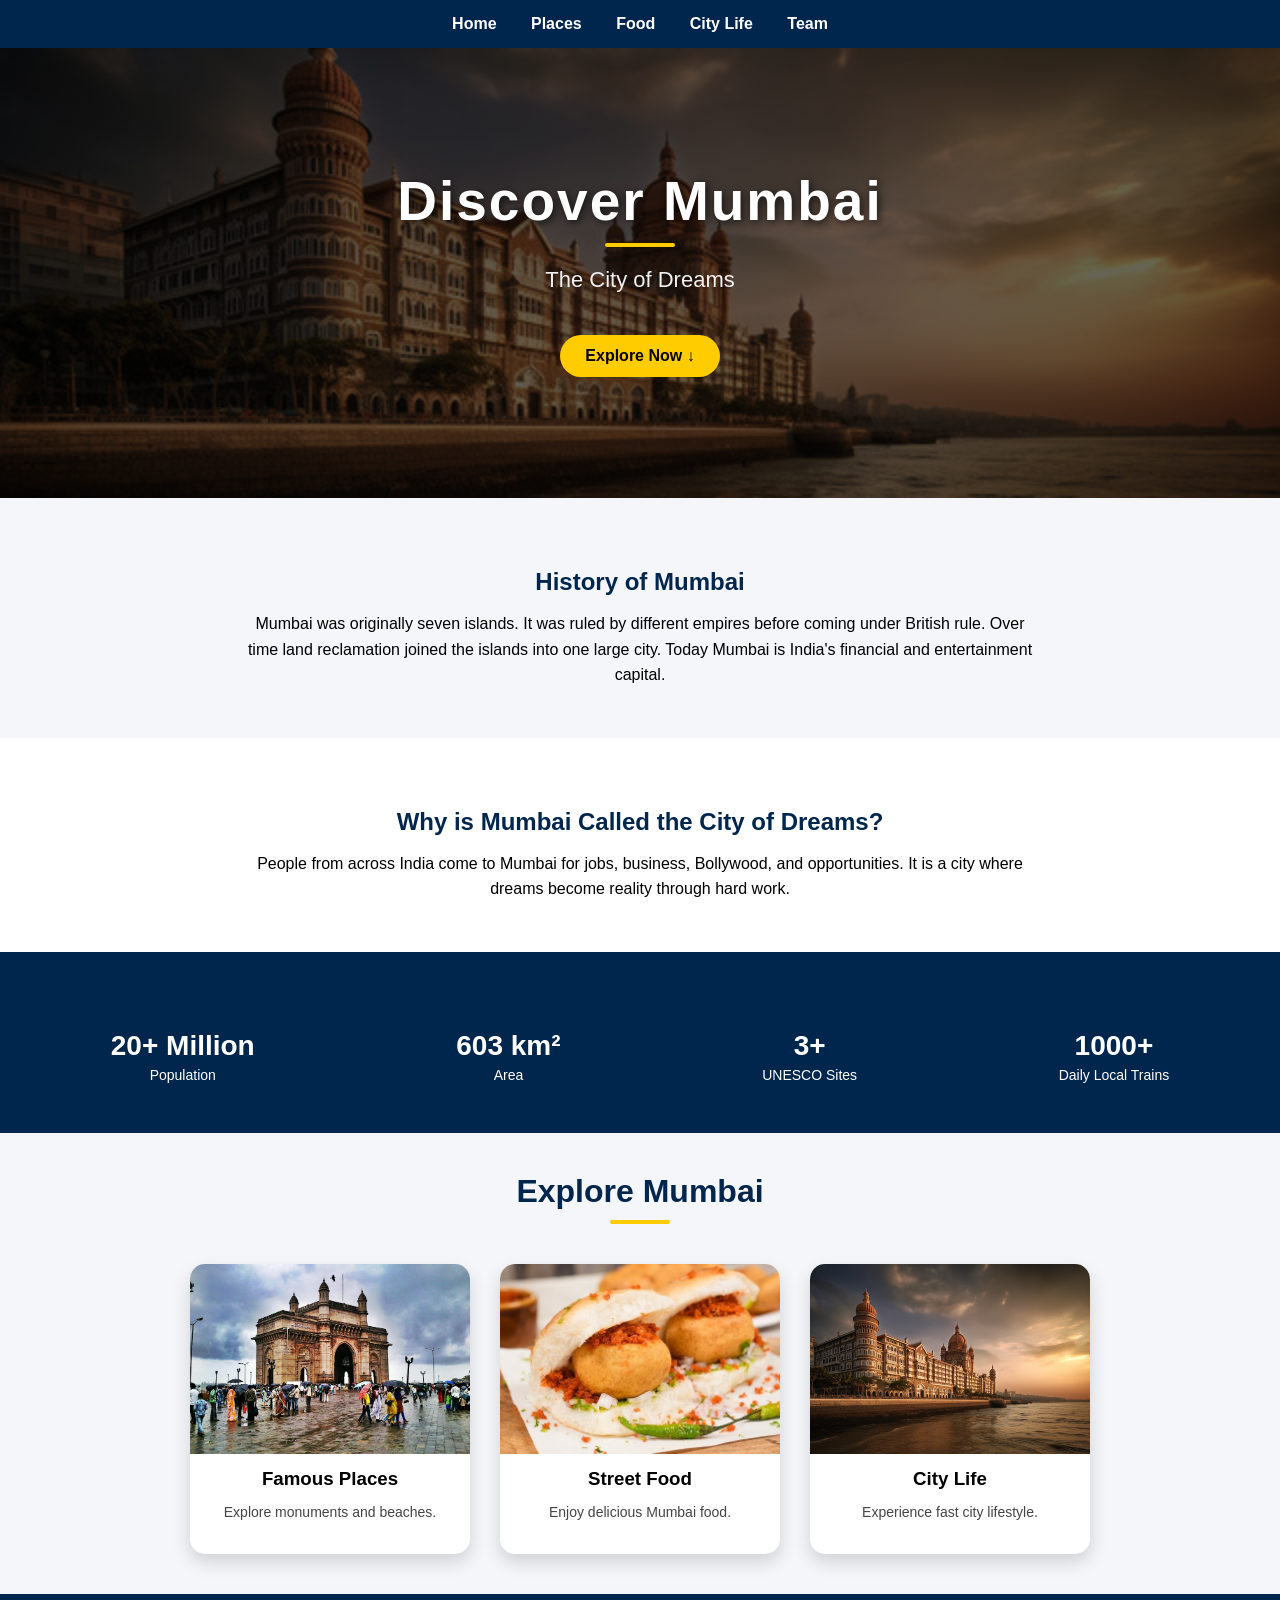
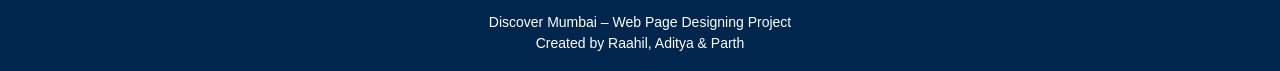
<file: index.html>
<!DOCTYPE html>
<html>
<head>
    <meta charset="UTF-8">
    <meta name="viewport" content="width=device-width, initial-scale=1.0">
    <title>Discover Mumbai</title>
    <link rel="stylesheet" href="style.css">
</head>
<body>

<div class="navbar">
    <a href="index.html">Home</a>
    <a href="places.html">Places</a>
    <a href="food.html">Food</a>
    <a href="citylife.html">City Life</a>
    <a href="portfolio.html">Team</a>
</div>

<div class="hero">
    <h1>Discover Mumbai</h1>
    <p>The City of Dreams</p>
    <a href="#explore" class="hero-btn">Explore Now ↓</a>
</div>

<section class="info-section">
    <h2>History of Mumbai</h2>
    <p>Mumbai was originally seven islands. It was ruled by different empires before coming under British rule. Over time land reclamation joined the islands into one large city. Today Mumbai is India's financial and entertainment capital.</p>
</section>

<section class="info-section light-bg">
    <h2>Why is Mumbai Called the City of Dreams?</h2>
    <p>People from across India come to Mumbai for jobs, business, Bollywood, and opportunities. It is a city where dreams become reality through hard work.</p>
</section>

<section class="stats-section">
    <div class="stat">
        <h3>20+ Million</h3>
        <p>Population</p>
    </div>
    <div class="stat">
        <h3>603 km²</h3>
        <p>Area</p>
    </div>
    <div class="stat">
        <h3>3+</h3>
        <p>UNESCO Sites</p>
    </div>
    <div class="stat">
        <h3>1000+</h3>
        <p>Daily Local Trains</p>
    </div>
</section>

<section id="explore">
    <h2 class="section-title">Explore Mumbai</h2>
    <div class="card-container">
        <div class="card">
            <a href="places.html">
                <img src="images/gateway.jpg">
                <h3>Famous Places</h3>
                <p>Explore monuments and beaches.</p>
            </a>
        </div>
        <div class="card">
            <a href="food.html">
                <img src="images/vadapav.jpg">
                <h3>Street Food</h3>
                <p>Enjoy delicious Mumbai food.</p>
            </a>
        </div>
        <div class="card">
            <a href="citylife.html">
                <img src="images/mumbai.jpg">
                <h3>City Life</h3>
                <p>Experience fast city lifestyle.</p>
            </a>
        </div>
    </div>
</section>

<footer>
    <p>Discover Mumbai – Web Page Designing Project</p>
    <p>Created by Raahil, Aditya & Parth</p>
</footer>

</body>
</html>
</file>
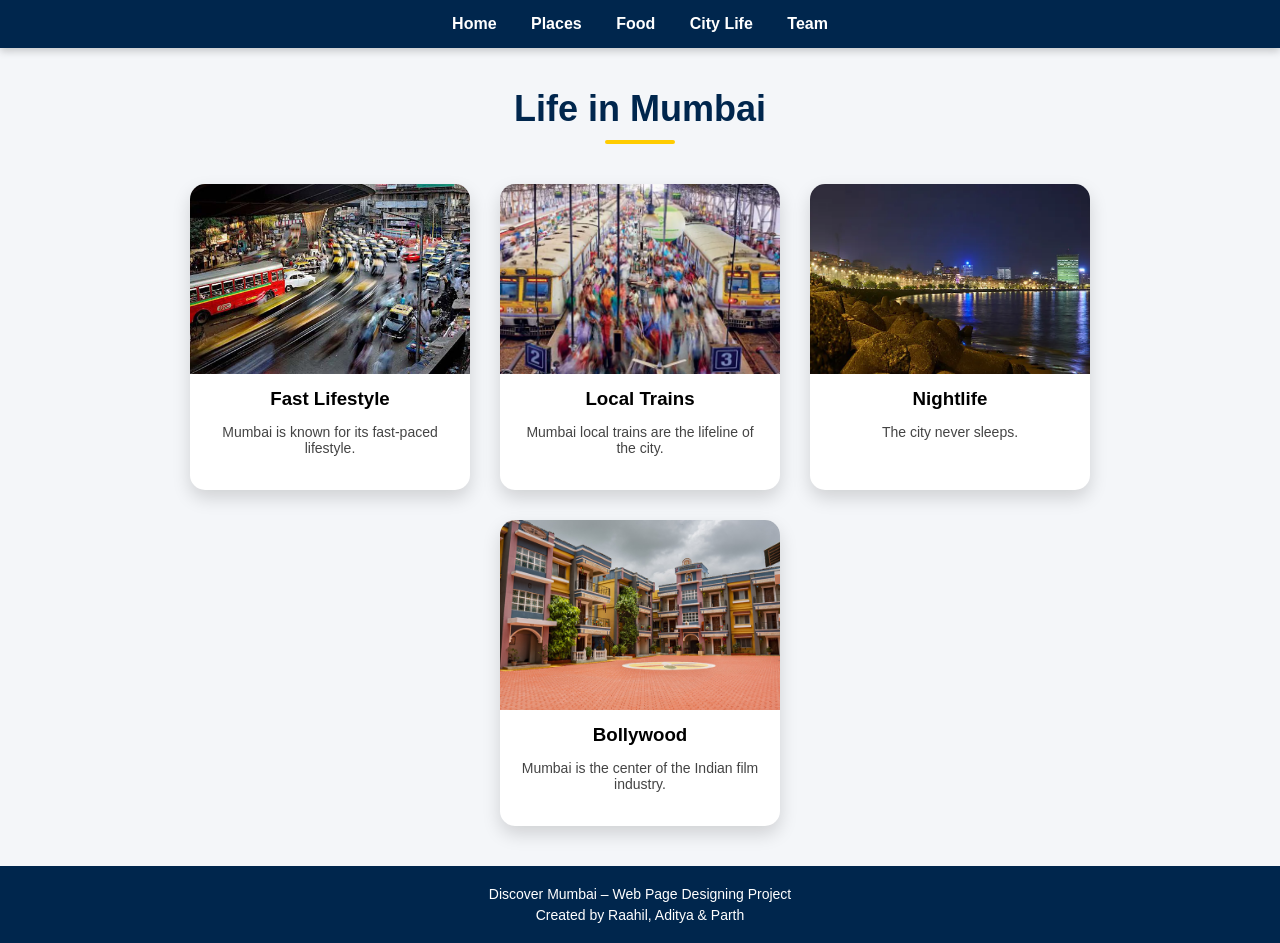
<file: citylife.html>
<!DOCTYPE html>
<html>
<head>
    <meta charset="UTF-8">
    <meta name="viewport" content="width=device-width, initial-scale=1.0">
    <title>Mumbai City Life</title>
    <link rel="stylesheet" href="style.css">
</head>
<body>

<div class="navbar">
    <a href="index.html">Home</a>
    <a href="places.html">Places</a>
    <a href="food.html">Food</a>
    <a href="citylife.html">City Life</a>
    <a href="portfolio.html">Team</a>
</div>

<h1>Life in Mumbai</h1>

<div class="card-container">
    <div class="card">
        <img src="images/fast.jpg">
        <h3>Fast Lifestyle</h3>
        <p>Mumbai is known for its fast-paced lifestyle.</p>
    </div>
    <div class="card">
        <img src="images/local.jpg">
        <h3>Local Trains</h3>
        <p>Mumbai local trains are the lifeline of the city.</p>
    </div>
    <div class="card">
        <img src="images/night.jpg">
        <h3>Nightlife</h3>
        <p>The city never sleeps.</p>
    </div>
    <div class="card">
        <img src="images/filmcity.jpg">
        <h3>Bollywood</h3>
        <p>Mumbai is the center of the Indian film industry.</p>
    </div>
</div>

<footer>
    <p>Discover Mumbai – Web Page Designing Project</p>
    <p>Created by Raahil, Aditya & Parth</p>
</footer>

</body>
</html>
</file>
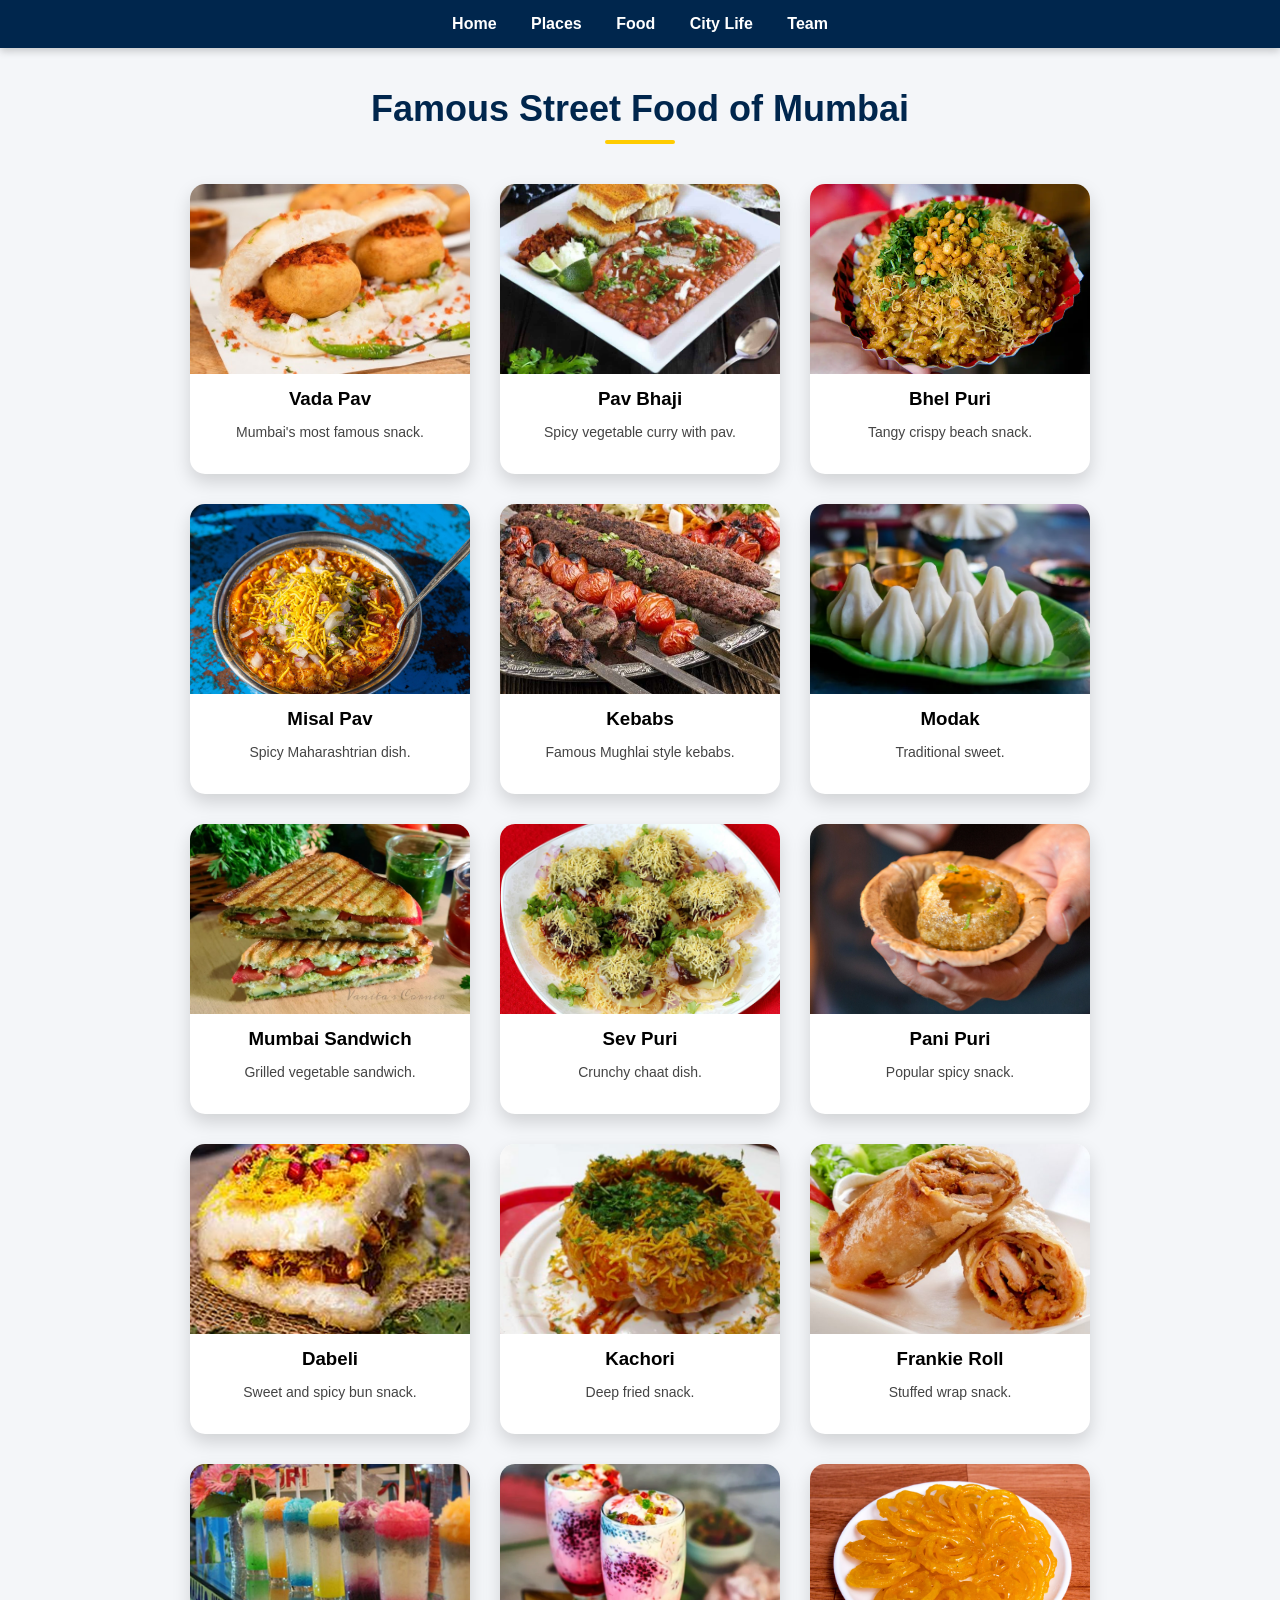
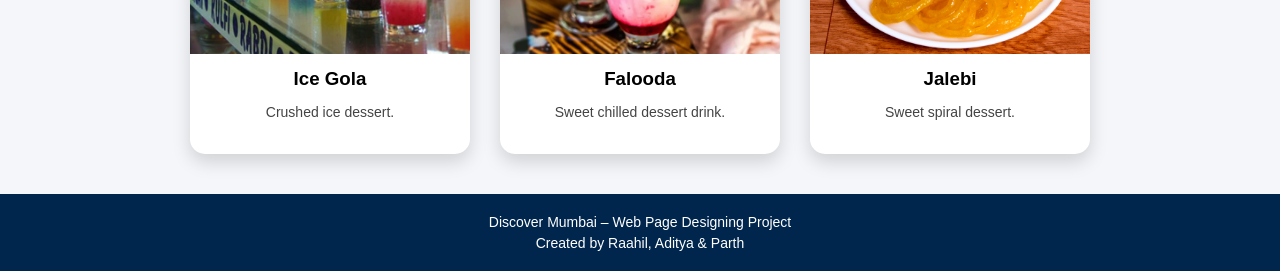
<file: food.html>
<!DOCTYPE html>
<html>
<head>
    <meta charset="UTF-8">
    <meta name="viewport" content="width=device-width, initial-scale=1.0">
    <title>Food of Mumbai</title>
    <link rel="stylesheet" href="style.css">
</head>
<body>

<div class="navbar">
    <a href="index.html">Home</a>
    <a href="places.html">Places</a>
    <a href="food.html">Food</a>
    <a href="citylife.html">City Life</a>
    <a href="portfolio.html">Team</a>
</div>

<h1>Famous Street Food of Mumbai</h1>

<div class="card-container">
    <div class="card"><img src="images/vadapav.jpg"><h3>Vada Pav</h3><p>Mumbai's most famous snack.</p></div>
    <div class="card"><img src="images/pavbhaji.jpg"><h3>Pav Bhaji</h3><p>Spicy vegetable curry with pav.</p></div>
    <div class="card"><img src="images/bhelpuri.jpg"><h3>Bhel Puri</h3><p>Tangy crispy beach snack.</p></div>
    <div class="card"><img src="images/misal.jpg"><h3>Misal Pav</h3><p>Spicy Maharashtrian dish.</p></div>
    <div class="card"><img src="images/kebab.jpg"><h3>Kebabs</h3><p>Famous Mughlai style kebabs.</p></div>
    <div class="card"><img src="images/modak.jpg"><h3>Modak</h3><p>Traditional sweet.</p></div>
    <div class="card"><img src="images/sandwich.jpg"><h3>Mumbai Sandwich</h3><p>Grilled vegetable sandwich.</p></div>
    <div class="card"><img src="images/sevpuri.jpg"><h3>Sev Puri</h3><p>Crunchy chaat dish.</p></div>
    <div class="card"><img src="images/pani.jpg"><h3>Pani Puri</h3><p>Popular spicy snack.</p></div>
    <div class="card"><img src="images/dabeli.jpg"><h3>Dabeli</h3><p>Sweet and spicy bun snack.</p></div>
    <div class="card"><img src="images/kachori.jpg"><h3>Kachori</h3><p>Deep fried snack.</p></div>
    <div class="card"><img src="images/roll.jpg"><h3>Frankie Roll</h3><p>Stuffed wrap snack.</p></div>
    <div class="card"><img src="images/icegola.jpg"><h3>Ice Gola</h3><p>Crushed ice dessert.</p></div>
    <div class="card"><img src="images/falooda.jpg"><h3>Falooda</h3><p>Sweet chilled dessert drink.</p></div>
    <div class="card"><img src="images/jalebi.jpg"><h3>Jalebi</h3><p>Sweet spiral dessert.</p></div>
</div>

<footer>
    <p>Discover Mumbai – Web Page Designing Project</p>
    <p>Created by Raahil, Aditya & Parth</p>
</footer>

</body>
</html>
</file>
<file: style.css>
html {
    scroll-behavior: smooth;
}

body {
    margin: 0;
    font-family: Arial, sans-serif;
    background-color: #f4f6f9;
}

/* NAVBAR */

.navbar {
    background-color: #00264d;
    padding: 15px;
    text-align: center;
    box-shadow: 0 3px 8px rgba(0,0,0,0.2);
}

.navbar a {
    color: white;
    margin: 15px;
    text-decoration: none;
    font-weight: bold;
}

.navbar a:hover {
    color: #ffcc00;
}

/* HERO SECTION */

.hero {
    background: linear-gradient(rgba(0,0,0,0.6), rgba(0,0,0,0.6)),
                url("images/mumbai.jpg");
    background-size: cover;
    background-position: center;
    height: 450px;
    display: flex;
    flex-direction: column;
    justify-content: center;
    align-items: center;
    text-align: center;
}

.hero h1 {
    font-size: 55px;
    color: white;
    margin: 0;
    letter-spacing: 2px;
    text-shadow: 2px 2px 8px rgba(0,0,0,0.7);
}

.hero p {
    font-size: 22px;
    color: #f1f1f1;
    margin-top: 10px;
}

/* HERO BUTTON */

.hero-btn {
    margin-top: 20px;
    padding: 12px 25px;
    background-color: #ffcc00;
    color: black;
    text-decoration: none;
    font-weight: bold;
    border-radius: 25px;
}

.hero-btn:hover {
    background-color: white;
}

/* INFO SECTIONS */

.info-section {
    text-align: center;
    padding: 50px 20px;
}

.info-section h2 {
    margin-bottom: 15px;
    color: #00264d;
}

.info-section p {
    max-width: 800px;
    margin: auto;
    font-size: 16px;
    line-height: 1.6;
}

.light-bg {
    background-color: white;
}

/* STATISTICS SECTION */

.stats-section {
    background-color: #00264d;
    color: white;
    display: flex;
    justify-content: space-around;
    padding: 40px 10px;
    flex-wrap: wrap;
}

.stat {
    text-align: center;
    margin: 10px 20px;
}

.stat h3 {
    font-size: 28px;
    margin-bottom: 5px;
}

.stat p {
    margin: 0;
    font-size: 14px;
}

/* CARD LAYOUT */

.card-container {
    width: 90%;
    margin: 40px auto;
    display: flex;
    justify-content: center;
    gap: 30px;
    flex-wrap: wrap;
}

/* CARD */

.card {
    width: 280px;
    background: white;
    border-radius: 15px;
    box-shadow: 0 8px 18px rgba(0,0,0,0.15);
    overflow: hidden;
    text-align: center;
    padding-bottom: 20px;
    transition: 0.3s;
}

.card:hover {
    transform: translateY(-6px);
    box-shadow: 0 12px 22px rgba(0,0,0,0.25);
    cursor: pointer;
}

.card img {
    width: 100%;
    height: 190px;
    object-fit: cover;
}

.card h3 {
    margin: 10px 0 5px;
}

.card p {
    padding: 0 20px;
    font-size: 14px;
    color: #444;
}

/* CLICKABLE CARDS */

.card a {
    display: block;
    text-decoration: none;
    color: inherit;
}

/* TEAM PROFILE IMAGES */

.profile-img {
    width: 150px !important;
    height: 150px !important;
    border-radius: 50%;
    object-fit: cover;
    object-position: top;
    display: block;
    margin: 25px auto 10px;
    border: 4px solid #00264d;
}

/* PAGE HEADINGS */

h1, .section-title {
    text-align: center;
    margin-top: 40px;
    margin-bottom: 20px;
    color: #00264d;
}

h1 { font-size: 36px; }
.section-title { font-size: 32px; }

h1::after, .section-title::after {
    content: "";
    display: block;
    height: 4px;
    background: #ffcc00;
    margin: 10px auto;
    border-radius: 5px;
}

h1::after { width: 70px; }
.section-title::after { width: 60px; }

/* FOOTER */

footer {
    margin-top: 40px;
    padding: 15px;
    background-color: #00264d;
    color: white;
    text-align: center;
}

footer p {
    margin: 5px;
    font-size: 14px;
}

/* RESPONSIVE DESIGN */

@media (max-width: 900px) {
    .card { width: 45%; }
}

@media (max-width: 600px) {
    .card { width: 90%; }
}
</file>
